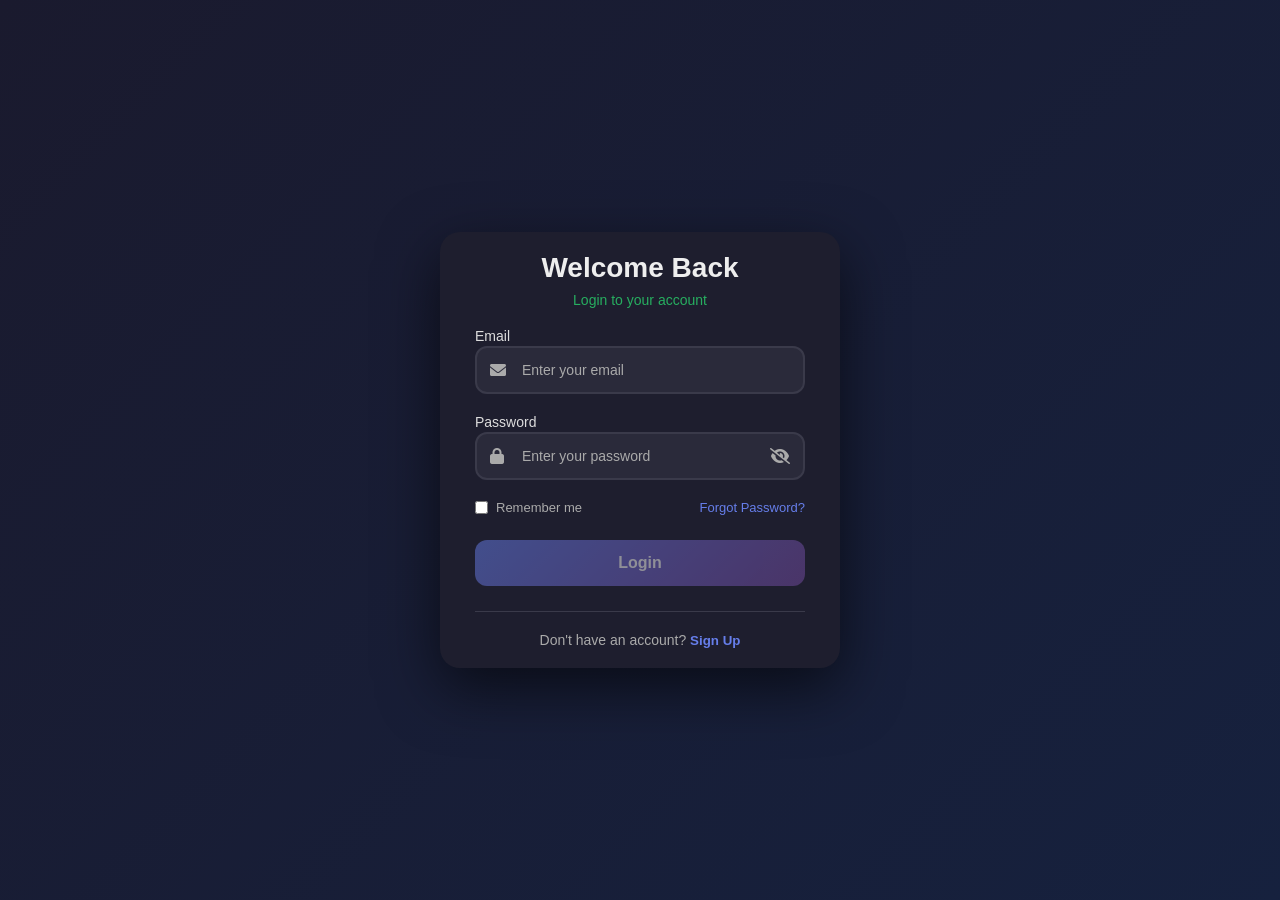
<file: Task 3 Responsive Login & Signup page/index.html>
<!DOCTYPE html>
<html lang="en">
<head>
    <meta charset="UTF-8">
    <meta name="viewport" content="width=device-width, initial-scale=1.0">
    <title>Document</title>
    <link rel="stylesheet" href="style.css">
    <link rel="stylesheet" href="https://cdnjs.cloudflare.com/ajax/libs/font-awesome/6.0.0/css/all.min.css">
</head>
<body>
    <div id="main-container">
        <div class="card" id="login-form">
            <h2>Welcome Back</h2>
            <p class="heading">Login to your account</p>
            
            <form id="login">
                <div class="input">
                    <label for="login-email">Email</label>
                    <div class="input-icon">
                        <i class="fas fa-envelope"></i>
                        <input type="email" id="login-email" name="email" placeholder="Enter your email" required>
                    </div>
                    <span class="error-message" id="login-email-error"></span>
                </div>

                <div class="input">
                    <label for="login-password">Password</label>
                    <div class="input-icon">
                        <i class="fas fa-lock"></i>
                        <input type="password" id="login-password" name="password" placeholder="Enter your password" required>
                        <i class="fas fa-eye-slash toggle-password" data-target="login-password"></i>
                    </div>
                    <span class="error-message" id="login-password-error"></span>
                </div>

                <div class="form-options">
                    <label class="remember-me">
                        <input type="checkbox" name="remember"> Remember me
                    </label>
                    <a href="#" class="forgot-password">Forgot Password?</a>
                </div>

                <button type="submit" class="submit-btn" disabled>Login</button>
            </form>

            <div class="toggle-container">
                <p>Don't have an account? <button type="button" class="toggle-btn" data-form="signup" id="signup-btn">Sign Up</button></p>
            </div>
        </div>
        <div class="card" id="signup-form" style="display: none;">
            <h2>Create Account</h2>
            <p class="heading">Join us today</p>
            
            <form id="signup">
                <div class="input">
                    <label for="signup-name">Full Name</label>
                    <div class="input-icon">
                        <i class="fas fa-user"></i>
                        <input type="text" id="signup-name" name="name" placeholder="Enter your full name" required>
                    </div>
                    <span class="error-message" id="signup-name-error"></span>
                </div>

                <div class="input">
                    <label for="signup-email">Email</label>
                    <div class="input-icon">
                        <i class="fas fa-envelope"></i>
                        <input type="email" id="signup-email" name="email" placeholder="Enter your email" required>
                    </div>
                    <span class="error-message" id="signup-email-error"></span>
                </div>

                <div class="input">
                    <label for="signup-password">Password</label>
                    <div class="input-icon">
                        <i class="fas fa-lock"></i>
                        <input type="password" id="signup-password" name="password" placeholder="Create a password" required>
                        <i class="fas fa-eye-slash toggle-password" data-target="signup-password"></i>
                    </div>
                    <span class="error-message" id="signup-password-error"></span>
                </div>

                <div class="input">
                    <label for="signup-confirm-password">Confirm Password</label>
                    <div class="input-icon">
                        <i class="fas fa-lock"></i>
                        <input type="password" id="signup-confirm-password" name="confirm-password" placeholder="Confirm your password" required>
                        <i class="fas fa-eye-slash toggle-password" data-target="signup-confirm-password"></i>
                    </div>
                    <span class="error-message" id="signup-confirm-error"></span>
                </div>

                <button type="submit" class="submit-btn" disabled>Sign Up</button>
            </form>

            <div class="toggle-container">
                <p>Already have an account? <button type="button" class="toggle-btn" data-form="login" id="login-btn">Login</button></p>
            </div>
        </div>
    </div>
    <script src="script.js"></script>
</body>
</html>
</file>
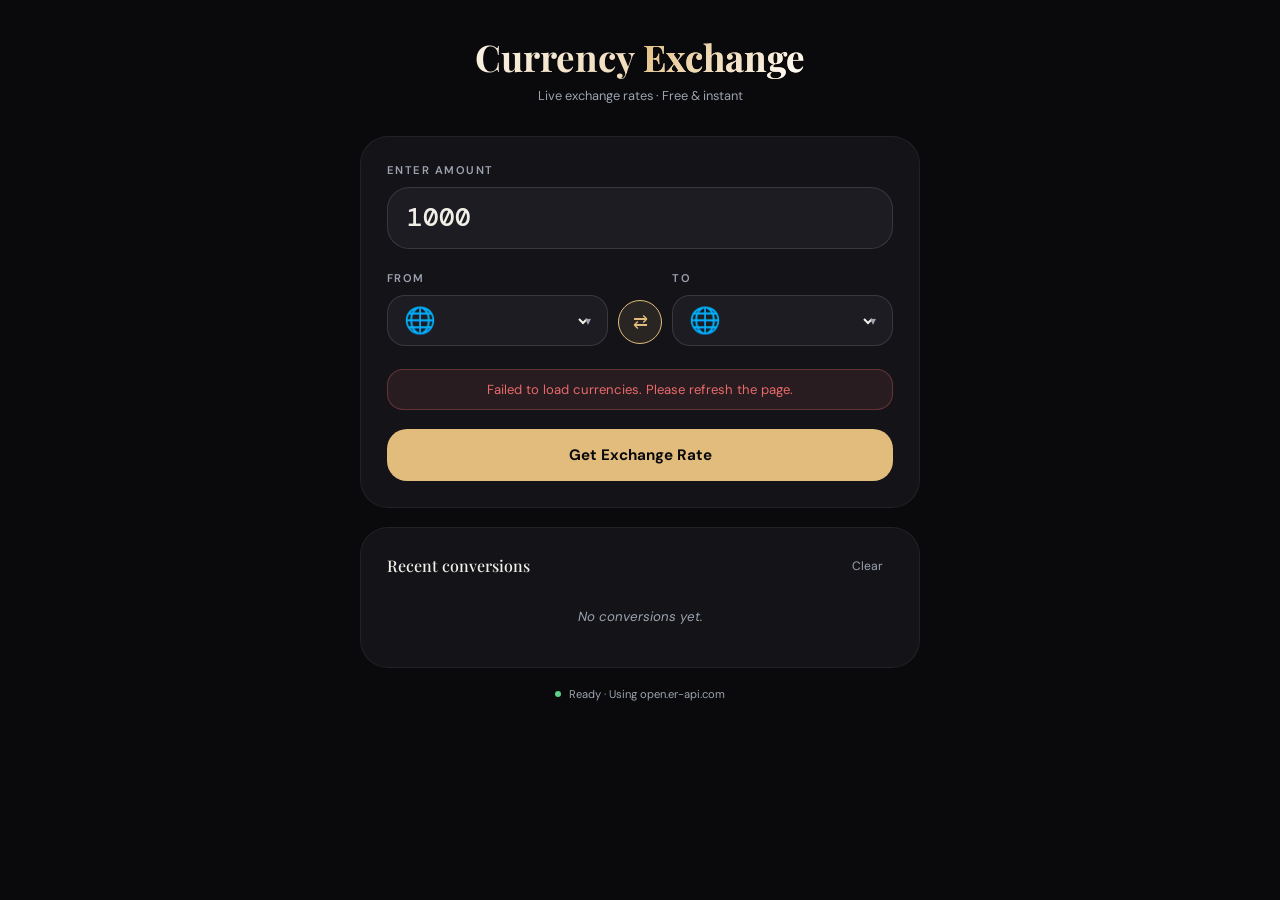
<file: Task 6 Currency Exchange/index.html>
<!DOCTYPE html>
<html lang="en">
<head>
<meta charset="UTF-8">
<meta name="viewport" content="width=device-width, initial-scale=1.0">
<title>Currency Converter | Live Exchange Rates</title>
<link href="https://fonts.googleapis.com/css2?family=DM+Mono:wght@400;500&family=Playfair+Display:wght@500;700&family=DM+Sans:wght@300;400;500;600&display=swap" rel="stylesheet">
<style>
  *, *::before, *::after {
  box-sizing: border-box;
  margin: 0;
  padding: 0;
}

:root {
  --bg: #0a0a0c;
  --surface: #141418;
  --surface2: #1c1c22;
  --border: rgba(255, 255, 255, 0.06);
  --border2: rgba(255, 255, 255, 0.12);
  --text: #f2efe9;
  --muted: #9ca3af;
  --accent: #e2bc7c;
  --accent-dim: rgba(226, 188, 124, 0.1);
  --green: #5fcf8a;
  --red: #e86a6a;
}

body {
  background: var(--bg);
  color: var(--text);
  font-family: 'DM Sans', sans-serif;
  padding: 2rem 1rem 3rem;
}

.app {
  max-width: 560px;
  margin: 0 auto;
}

/* Header */
.header {
  text-align: center;
  margin-bottom: 2rem;
}

.header h1 {
  font-family: 'Playfair Display', serif;
  font-size: 2.3rem;
  font-weight: 700;
  background: linear-gradient(135deg, #ffffff 0%, #e2bc7c 100%);
  background-clip: text;
  color: transparent;
}

.header p {
  color: var(--muted);
  font-size: 0.8rem;
  margin-top: 0.4rem;
}

/* Cards */
.card, .hist-card {
  background: var(--surface);
  border: 0.5px solid var(--border);
  border-radius: 28px;
  padding: 1.6rem;
  margin-bottom: 1.2rem;
}

.row-label {
  font-size: 0.7rem;
  font-weight: 600;
  text-transform: uppercase;
  letter-spacing: 1.5px;
  color: var(--muted);
  margin-bottom: 0.6rem;
}

/* Amount Input */
.amt-wrap {
  margin-bottom: 1.4rem;
}

input[type=number] {
  width: 100%;
  background: var(--surface2);
  border: 0.5px solid var(--border2);
  border-radius: 22px;
  color: var(--text);
  font-family: 'DM Mono', monospace;
  font-size: 1.6rem;
  font-weight: 500;
  padding: 0.85rem 1.2rem;
}

input[type=number]:focus {
  outline: none;
  border-color: var(--accent);
}

.input-error {
  border-color: var(--red) !important;
}

/* Currency Row */
.currency-row {
  display: flex;
  align-items: flex-end;
  gap: 10px;
  margin-bottom: 1.4rem;
}

.currency-col {
  flex: 1;
  min-width: 0;
}

.sel-box {
  display: flex;
  align-items: center;
  gap: 10px;
  background: var(--surface2);
  border: 0.5px solid var(--border2);
  border-radius: 18px;
  padding: 0.75rem 1rem;
}

.sel-box:focus-within {
  border-color: var(--accent);
}

.flag-badge {
  font-size: 1.6rem;
  line-height: 1;
  flex-shrink: 0;
}

.sel-inner {
  position: relative;
  flex: 1;
  min-width: 0;
}

select {
  width: 100%;
  background: #1c1c22;
  border: none;
  color: var(--text);
  font-family: 'DM Sans', sans-serif;
  font-size: 0.95rem;
  font-weight: 600;
  padding-right: 1.2rem;
  cursor: pointer;
}

select:focus {
  outline: none;
}

.arrow {
  position: absolute;
  right: 0;
  top: 50%;
  transform: translateY(-50%);
  color: var(--muted);
  font-size: 0.75rem;
  pointer-events: none;
}

/* Swap Button */
.swap-col {
  display: flex;
  align-items: flex-end;
  padding-bottom: 2px;
}

.swap-btn {
  width: 44px;
  height: 44px;
  border-radius: 50%;
  background: var(--accent-dim);
  border: 0.5px solid var(--accent);
  color: var(--accent);
  cursor: pointer;
  display: flex;
  align-items: center;
  justify-content: center;
  font-size: 1.1rem;
  flex-shrink: 0;
}

.swap-btn:hover {
  background: var(--accent-glow);
  transform: scale(1.05);
}

.swap-btn.spin {
  transform: rotate(180deg);
}

/* Result Box */
.result-box {
  background: linear-gradient(135deg, rgba(226,188,124,0.08), rgba(226,188,124,0.02));
  border: 0.5px solid rgba(226, 188, 124, 0.3);
  border-radius: 24px;
  padding: 1.2rem;
  margin-top: 1rem;
  text-align: center;
}

.result-amount {
  font-family: 'DM Mono', monospace;
  font-size: 1.7rem;
  font-weight: 700;
  color: var(--accent);
  letter-spacing: -0.5px;
  word-break: break-word;
}

.result-rate {
  font-family: 'DM Mono', monospace;
  font-size: 0.72rem;
  color: var(--muted);
  margin-top: 10px;
  border-top: 0.5px solid rgba(226, 188, 124, 0.2);
  padding-top: 10px;
}

/* Convert Button */
.convert-btn {
  width: 100%;
  background: var(--accent);
  border: none;
  border-radius: 20px;
  color: #0a0a0c;
  font-family: 'DM Sans', sans-serif;
  font-size: 0.95rem;
  font-weight: 700;
  padding: 1rem;
  cursor: pointer;
  margin-top: 1.2rem;
}

.convert-btn:hover {
  opacity: 0.88;
  transform: scale(0.98);
}

.convert-btn:disabled {
  opacity: 0.45;
  cursor: not-allowed;
}

/* Loading */
.loading {
  display: flex;
  align-items: center;
  justify-content: center;
  gap: 8px;
  color: var(--muted);
  font-size: 0.83rem;
  padding: 0.8rem 0;
}

.dot {
  width: 6px;
  height: 6px;
  border-radius: 50%;
  background: var(--accent);
  animation: pulse 1.2s ease-in-out infinite;
}

.dot:nth-child(2) {
  animation-delay: 0.2s;
}

.dot:nth-child(3) {
  animation-delay: 0.4s;
}

@keyframes pulse {
  0%, 80%, 100% {
    opacity: 0.2;
  }
  40% {
    opacity: 1;
  }
}

/* Error Message */
.error-msg {
  background: rgba(232, 106, 106, 0.1);
  border: 0.5px solid rgba(232, 106, 106, 0.3);
  border-radius: 16px;
  color: var(--red);
  font-size: 0.82rem;
  padding: 0.7rem 1rem;
  margin-top: 0.8rem;
  text-align: center;
}

/* History */
.hist-head {
  display: flex;
  align-items: center;
  justify-content: space-between;
  margin-bottom: 0.9rem;
}

.hist-title {
  font-family: 'Playfair Display', serif;
  font-size: 1rem;
  font-weight: 500;
}

.clear-btn {
  background: none;
  border: none;
  color: var(--muted);
  font-size: 0.76rem;
  cursor: pointer;
  font-family: 'DM Sans', sans-serif;
  padding: 4px 10px;
  border-radius: 8px;
}

.clear-btn:hover {
  color: var(--red);
  background: rgba(232, 106, 106, 0.1);
}

.hist-empty {
  color: var(--muted);
  font-size: 0.83rem;
  text-align: center;
  padding: 1rem 0;
  font-style: italic;
}

.hist-item {
  display: flex;
  justify-content: space-between;
  align-items: center;
  padding: 0.7rem 0;
  border-bottom: 0.5px solid var(--border);
}

.hist-item:last-child {
  border-bottom: none;
}

.hist-from {
  font-family: 'DM Mono', monospace;
  font-size: 0.85rem;
  color: var(--text);
}

.hist-time {
  font-size: 0.68rem;
  color: var(--muted);
  margin-top: 3px;
}

/* Status */
.status {
  display: flex;
  align-items: center;
  gap: 8px;
  font-size: 0.7rem;
  color: var(--muted);
  margin-top: 1.2rem;
  justify-content: center;
}

.status-dot {
  width: 6px;
  height: 6px;
  border-radius: 50%;
  flex-shrink: 0;
}

.dot-green {
  background: var(--green);
}

.dot-amber {
  background: var(--accent);
}

.dot-red {
  background: var(--red);
}

/* Simple Animations */
@keyframes fadeSlide {
  from {
    opacity: 0;
    transform: translateY(8px);
  }
  to {
    opacity: 1;
    transform: translateY(0);
  }
}

.result-box, .hist-item {
  animation: fadeSlide 0.25s ease-out;
}
</style>
</head>
<body>
<div class="app">
 
  <div class="header">
    <h1>Currency <span style="background:linear-gradient(135deg,#e2bc7c,#ffffff);background-clip:text;-webkit-background-clip:text;color:transparent">Exchange</span></h1>
    <p>Live exchange rates · Free & instant</p>
  </div>
 
  <div class="card">
 
    <!-- Amount -->
    <div class="row-label">Enter Amount</div>
    <div class="amt-wrap">
      <input type="number" id="amount" value="1000" step="any" placeholder="0.00"/>
    </div>
 
    <!-- From / Swap / To -->
    <div class="currency-row">
      <div class="currency-col">
        <div class="row-label">From</div>
        <div class="sel-box">
          <div class="flag-badge" id="fromFlag">🌐</div>
          <div class="sel-inner">
            <select id="fromSel" style="width:100%"></select>
            <span class="arrow">▾</span>
          </div>
        </div>
      </div>
 
      <div class="swap-col">
        <button class="swap-btn" id="swapBtn" aria-label="Swap currencies">⇄</button>
      </div>
 
      <div class="currency-col">
        <div class="row-label">To</div>
        <div class="sel-box">
          <div class="flag-badge" id="toFlag">🌐</div>
          <div class="sel-inner">
            <select id="toSel"></select>
            <span class="arrow">▾</span>
          </div>
        </div>
      </div>
    </div>
 
    <!-- Loading / Error / Result -->
    <div id="loadingEl" class="loading" style="display:none">
      <div class="dot"></div><div class="dot"></div><div class="dot"></div>
      <span>Fetching live rates...</span>
    </div>
    <div id="errorEl" class="error-msg" style="display:none"></div>
    <div id="resultEl" class="result-box" style="display:none">
    
    <div class="result-amount" id="resAmount">—</div>
    
    <div class="result-rate" id="resRate"></div>
    </div>
 
    <!-- Convert button -->
    <button class="convert-btn" id="convertBtn">Get Exchange Rate</button>
 
  </div>
  
  <!-- History -->
  <div class="hist-card">
    <div class="hist-head">
      <span class="hist-title">Recent conversions</span>
      <button class="clear-btn" id="clearBtn">Clear</button>
    </div>
    <div id="histList"><p class="hist-empty">No conversions yet.</p></div>
  </div>
 
  <div class="status">
    <span class="status-dot dot-green" id="statusDot"></span>
    <span id="statusTxt">Ready · Using open.er-api.com</span>
  </div>
 
</div>

<Script>
// Country code 
const countryCodeMap = {
  "USD": "US", "EUR": "FR", "GBP": "GB", "JPY": "JP", "PKR": "PK",
  "AED": "AE", "AFN": "AF", "ALL": "AL", "AMD": "AM", "ANG": "AN",
  "AOA": "AO", "ARS": "AR", "AUD": "AU", "AWG": "AW", "AZN": "AZ",
  "BAM": "BA", "BBD": "BB", "BDT": "BD", "BGN": "BG", "BHD": "BH",
  "BIF": "BI", "BMD": "BM", "BND": "BN", "BOB": "BO", "BRL": "BR",
  "BSD": "BS", "BWP": "BW", "BZD": "BZ", "CAD": "CA", "CDF": "CD",
  "CHF": "CH", "CLP": "CL", "CNY": "CN", "COP": "CO", "CRC": "CR",
  "CUC": "CU", "CUP": "CU", "CVE": "CV", "CZK": "CZ", "DJF": "DJ",
  "DKK": "DK", "DOP": "DO", "DZD": "DZ", "EGP": "EG", "ERN": "ER",
  "ETB": "ET", "FJD": "FJ", "FKP": "FK", "GEL": "GE", "GHS": "GH",
  "GIP": "GI", "GMD": "GM", "GNF": "GN", "GTQ": "GT", "GYD": "GY",
  "HKD": "HK", "HNL": "HN", "HRK": "HR", "HTG": "HT", "HUF": "HU",
  "IDR": "ID", "ILS": "IL", "INR": "IN", "IQD": "IQ", "IRR": "IR",
  "ISK": "IS", "JMD": "JM", "JOD": "JO", "KES": "KE", "KGS": "KG",
  "KHR": "KH", "KMF": "KM", "KPW": "KP", "KRW": "KR", "KWD": "KW",
  "KYD": "KY", "KZT": "KZ", "LAK": "LA", "LBP": "LB", "LKR": "LK",
  "LRD": "LR", "LSL": "LS", "LYD": "LY", "MAD": "MA", "MDL": "MD",
  "MGA": "MG", "MKD": "MK", "MMK": "MM", "MNT": "MN", "MOP": "MO",
  "MUR": "MU", "MVR": "MV", "MWK": "MW", "MXN": "MX", "MYR": "MY",
  "MZN": "MZ", "NAD": "NA", "NGN": "NG", "NIO": "NI", "NOK": "NO",
  "NPR": "NP", "NZD": "NZ", "OMR": "OM", "PAB": "PA", "PEN": "PE",
  "PGK": "PG", "PHP": "PH", "PLN": "PL", "PYG": "PY", "QAR": "QA",
  "RON": "RO", "RSD": "RS", "RUB": "RU", "RWF": "RW", "SAR": "SA",
  "SBD": "SB", "SCR": "SC", "SDG": "SD", "SEK": "SE", "SGD": "SG",
  "SHP": "SH", "SLL": "SL", "SOS": "SO", "SRD": "SR", "STD": "ST",
  "SVC": "SV", "SYP": "SY", "SZL": "SZ", "THB": "TH", "TJS": "TJ",
  "TMT": "TM", "TND": "TN", "TOP": "TO", "TRY": "TR", "TTD": "TT",
  "TWD": "TW", "TZS": "TZ", "UAH": "UA", "UGX": "UG", "UYU": "UY",
  "UZS": "UZ", "VEF": "VE", "VND": "VN", "VUV": "VU", "WST": "WS",
  "XAF": "CM", "XCD": "AG", "XOF": "SN", "XPF": "PF", "YER": "YE",
  "ZAR": "ZA", "ZMW": "ZM", "ZWD": "ZW"
};

const currencyNames = {
  "USD": "US Dollar", "EUR": "Euro", "GBP": "British Pound", "JPY": "Japanese Yen",
  "PKR": "Pakistani Rupee", "AED": "UAE Dirham", "AFN": "Afghan Afghani",
  "ALL": "Albanian Lek", "AMD": "Armenian Dram", "ANG": "Netherlands Antillean Guilder",
  "AOA": "Angolan Kwanza", "ARS": "Argentine Peso", "AUD": "Australian Dollar",
  "AWG": "Aruban Florin", "AZN": "Azerbaijani Manat", "BAM": "Bosnia-Herzegovina Convertible Mark",
  "BBD": "Barbadian Dollar", "BDT": "Bangladeshi Taka", "BGN": "Bulgarian Lev",
  "BHD": "Bahraini Dinar", "BIF": "Burundian Franc", "BMD": "Bermudian Dollar",
  "BND": "Brunei Dollar", "BOB": "Bolivian Boliviano", "BRL": "Brazilian Real",
  "BSD": "Bahamian Dollar", "BWP": "Botswanan Pula", "BZD": "Belize Dollar",
  "CAD": "Canadian Dollar", "CDF": "Congolese Franc", "CHF": "Swiss Franc",
  "CLP": "Chilean Peso", "CNY": "Chinese Yuan", "COP": "Colombian Peso",
  "CRC": "Costa Rican Colón", "CUC": "Cuban Convertible Peso", "CUP": "Cuban Peso",
  "CVE": "Cape Verdean Escudo", "CZK": "Czech Koruna", "DJF": "Djiboutian Franc",
  "DKK": "Danish Krone", "DOP": "Dominican Peso", "DZD": "Algerian Dinar",
  "EGP": "Egyptian Pound", "ERN": "Eritrean Nakfa", "ETB": "Ethiopian Birr",
  "FJD": "Fijian Dollar", "FKP": "Falkland Islands Pound", "GEL": "Georgian Lari",
  "GHS": "Ghanaian Cedi", "GIP": "Gibraltar Pound", "GMD": "Gambian Dalasi",
  "GNF": "Guinean Franc", "GTQ": "Guatemalan Quetzal", "GYD": "Guyanese Dollar",
  "HKD": "Hong Kong Dollar", "HNL": "Honduran Lempira", "HRK": "Croatian Kuna",
  "HTG": "Haitian Gourde", "HUF": "Hungarian Forint", "IDR": "Indonesian Rupiah",
  "ILS": "Israeli New Shekel", "INR": "Indian Rupee", "IQD": "Iraqi Dinar",
  "IRR": "Iranian Rial", "ISK": "Icelandic Króna", "JMD": "Jamaican Dollar",
  "JOD": "Jordanian Dinar", "KES": "Kenyan Shilling", "KGS": "Kyrgystani Som",
  "KHR": "Cambodian Riel", "KMF": "Comorian Franc", "KPW": "North Korean Won",
  "KRW": "South Korean Won", "KWD": "Kuwaiti Dinar", "KYD": "Cayman Islands Dollar",
  "KZT": "Kazakhstani Tenge", "LAK": "Lao Kip", "LBP": "Lebanese Pound",
  "LKR": "Sri Lankan Rupee", "LRD": "Liberian Dollar", "LSL": "Lesotho Loti",
  "LYD": "Libyan Dinar", "MAD": "Moroccan Dirham", "MDL": "Moldovan Leu",
  "MGA": "Malagasy Ariary", "MKD": "Macedonian Denar", "MMK": "Myanmar Kyat",
  "MNT": "Mongolian Tögrög", "MOP": "Macanese Pataca", "MUR": "Mauritian Rupee",
  "MVR": "Maldivian Rufiyaa", "MWK": "Malawian Kwacha", "MXN": "Mexican Peso",
  "MYR": "Malaysian Ringgit", "MZN": "Mozambican Metical", "NAD": "Namibian Dollar",
  "NGN": "Nigerian Naira", "NIO": "Nicaraguan Córdoba", "NOK": "Norwegian Krone",
  "NPR": "Nepalese Rupee", "NZD": "New Zealand Dollar", "OMR": "Omani Rial",
  "PAB": "Panamanian Balboa", "PEN": "Peruvian Sol", "PGK": "Papua New Guinean Kina",
  "PHP": "Philippine Peso", "PLN": "Polish Złoty", "PYG": "Paraguayan Guaraní",
  "QAR": "Qatari Riyal", "RON": "Romanian Leu", "RSD": "Serbian Dinar",
  "RUB": "Russian Ruble", "RWF": "Rwandan Franc", "SAR": "Saudi Riyal",
  "SBD": "Solomon Islands Dollar", "SCR": "Seychellois Rupee", "SDG": "Sudanese Pound",
  "SEK": "Swedish Krona", "SGD": "Singapore Dollar", "SHP": "St. Helena Pound",
  "SLL": "Sierra Leonean Leone", "SOS": "Somali Shilling", "SRD": "Surinamese Dollar",
  "STD": "São Tomé & Príncipe Dobra", "SVC": "Salvadoran Colón", "SYP": "Syrian Pound",
  "SZL": "Swazi Lilangeni", "THB": "Thai Baht", "TJS": "Tajikistani Somoni",
  "TMT": "Turkmenistani Manat", "TND": "Tunisian Dinar", "TOP": "Tongan Paʻanga",
  "TRY": "Turkish Lira", "TTD": "Trinidad & Tobago Dollar", "TWD": "New Taiwan Dollar",
  "TZS": "Tanzanian Shilling", "UAH": "Ukrainian Hryvnia", "UGX": "Ugandan Shilling",
  "UYU": "Uruguayan Peso", "UZS": "Uzbekistani Som", "VEF": "Venezuelan Bolívar",
  "VND": "Vietnamese Đồng", "VUV": "Vanuatu Vatu", "WST": "Samoan Tālā",
  "XAF": "Central African CFA Franc", "XCD": "East Caribbean Dollar",
  "XOF": "West African CFA Franc", "XPF": "CFP Franc", "YER": "Yemeni Rial",
  "ZAR": "South African Rand", "ZMW": "Zambian Kwacha", "ZWD": "Zimbabwean Dollar"
};

// API configuration
const API_URL = "https://open.er-api.com/v6/latest/USD";
let currentRates = null;
let lastFetchTime = 0;
const CACHE_DURATION = 5 * 60 * 1000;
let history = [];
let chart = null;

// DOM elements
const fromSelect = document.getElementById("fromSel");
const toSelect = document.getElementById("toSel");
const amountInput = document.getElementById("amount");
const convertBtn = document.getElementById("convertBtn");
const swapBtn = document.getElementById("swapBtn");
const clearBtn = document.getElementById("clearBtn");
const fromFlag = document.getElementById("fromFlag");
const toFlag = document.getElementById("toFlag");
const loadingEl = document.getElementById("loadingEl");
const errorEl = document.getElementById("errorEl");
const resultEl = document.getElementById("resultEl");
const resAmount = document.getElementById("resAmount");
const resRate = document.getElementById("resRate");
const histList = document.getElementById("histList");
const statusTxt = document.getElementById("statusTxt");
const statusDot = document.getElementById("statusDot");

// Function to get flag image URL from flagsapi.com
function getFlagUrl(currencyCode) {
  const countryCode = countryCodeMap[currencyCode] || "UN";
  return `https://flagsapi.com/${countryCode}/flat/64.png`;
}

// Update flag images
function updateFlags() {
  const fromCurrency = fromSelect.value;
  const toCurrency = toSelect.value;
  
  fromFlag.innerHTML = `<img src="${getFlagUrl(fromCurrency)}" alt="${fromCurrency}" style="width: 32px; height: 32px; object-fit: cover; border-radius: 4px;">`;
  toFlag.innerHTML = `<img src="${getFlagUrl(toCurrency)}" alt="${toCurrency}" style="width: 32px; height: 32px; object-fit: cover; border-radius: 4px;">`;
}

// Fetch exchange rates
async function fetchAllRates() {
  const now = Date.now();
  if (currentRates && (now - lastFetchTime) < CACHE_DURATION) return currentRates;
  
  try {
    const response = await fetch(API_URL);
    if (!response.ok) throw new Error(`API Error: ${response.status}`);
    const data = await response.json();
    currentRates = data.rates;
    lastFetchTime = now;
    statusTxt.textContent = `Ready · Updated ${new Date().toLocaleTimeString()}`;
    statusDot.className = "status-dot dot-green";
    return currentRates;
  } catch (error) {
    throw new Error("Failed to fetch exchange rates");
  }
}

// Get exchange rate between two currencies
async function getExchangeRate(from, to) {
  if (from === to) return 1;
  const rates = await fetchAllRates();
  const fromRate = rates[from];
  const toRate = rates[to];
  if (!fromRate || !toRate) throw new Error(`Currency not supported`);
  return toRate / fromRate;
}

// Initialize dropdowns with flags and currency names
async function initDropdowns() {
  try {
    const rates = await fetchAllRates();
    const currencies = Object.keys(rates).sort();
    fromSelect.innerHTML = '';
    toSelect.innerHTML = '';
    
    currencies.forEach(currency => {
      const currencyName = currencyNames[currency] || currency;
      const flagUrl = getFlagUrl(currency);
      const displayText = `${currency} - ${currencyName}`;
      
      const fromOption = document.createElement('option');
      fromOption.value = currency;
      fromOption.textContent = displayText;
      fromOption.setAttribute('data-flag', flagUrl);
      if (currency === "PKR") fromOption.selected = true;
      fromSelect.appendChild(fromOption);
      
      const toOption = document.createElement('option');
      toOption.value = currency;
      toOption.textContent = displayText;
      toOption.setAttribute('data-flag', flagUrl);
      if (currency === "USD") toOption.selected = true;
      toSelect.appendChild(toOption);
    });
    
    updateFlags();
    loadHistory();
    setTimeout(() => convert(), 500);
  } catch (error) {
    errorEl.textContent = "Failed to load currencies. Please refresh the page.";
    errorEl.style.display = "block";
  }
}

// Perform conversion
async function convert() {
  const from = fromSelect.value;
  const to = toSelect.value;
  const amount = parseFloat(amountInput.value);
  
  errorEl.style.display = "none";
  resultEl.style.display = "none";
  amountInput.classList.remove("input-error");
  
  if (isNaN(amount) || amount <= 0) {
    amountInput.classList.add("input-error");
    errorEl.textContent = "Please enter a valid amount greater than 0";
    errorEl.style.display = "block";
    return;
  }
  
  loadingEl.style.display = "flex";
  convertBtn.disabled = true;
  statusTxt.textContent = "Converting...";
  statusDot.className = "status-dot dot-amber";
  
  try {
    const rate = await getExchangeRate(from, to);
    const converted = amount * rate;
    displayResult(amount, from, converted, to, rate);
    addToHistory(from, to, amount, converted);
    statusTxt.textContent = `Updated ${new Date().toLocaleTimeString()}`;
    statusDot.className = "status-dot dot-green";
  } catch (error) {
    errorEl.textContent = error.message || "Failed to convert. Please try again.";
    errorEl.style.display = "block";
    statusTxt.textContent = "Conversion failed";
    statusDot.className = "status-dot dot-red";
  } finally {
    loadingEl.style.display = "none";
    convertBtn.disabled = false;
  }
}

// Display conversion result
function displayResult(amount, from, converted, to, rate) {
  resAmount.textContent = `${amount.toFixed(2)} ${from} = ${converted.toFixed(2)} ${to}`;
  resRate.textContent = `1 ${from} = ${rate.toFixed(6)} ${to}  ·  1 ${to} = ${(1/rate).toFixed(6)} ${from}`;
  resultEl.style.display = "block";
}

// Add conversion to history
function addToHistory(from, to, amount, result) {
  history.unshift({
    from, to,
    amount: amount.toFixed(2),
    result: result.toFixed(4),
    time: new Date().toLocaleTimeString(),
    date: new Date().toLocaleDateString()
  });
  if (history.length > 10) history.pop();
  localStorage.setItem('currency_history', JSON.stringify(history));
  renderHistory();
}

// Load history from localStorage
function loadHistory() {
  const saved = localStorage.getItem('currency_history');
  if (saved) {
    try {
      history = JSON.parse(saved);
      renderHistory();
    } catch(e) {}
  }
}

// Render history list
function renderHistory() {
  if (history.length === 0) {
    histList.innerHTML = '<p class="hist-empty">No conversions yet.</p>';
    return;
  }
  
  histList.innerHTML = history.map(item => `
    <div class="hist-item">
      <div>
        <div class="hist-from">${item.amount} ${item.from} → ${item.result} ${item.to}</div>
        <div class="hist-time">${item.date} ${item.time}</div>
      </div>
    </div>
  `).join('');
}

// Clear history
function clearHistoryHandler() {
  history = [];
  localStorage.removeItem('currency_history');
  renderHistory();
  statusTxt.textContent = "History cleared";
  setTimeout(() => {
    statusTxt.textContent = "Ready · Using open.er-api.com";
  }, 2000);
}

// Swap currencies
function swapCurrencies() {
  const temp = fromSelect.value;
  fromSelect.value = toSelect.value;
  toSelect.value = temp;
  updateFlags();
  swapBtn.classList.add('spin');
  setTimeout(() => swapBtn.classList.remove('spin'), 300);
  convert();
}

// Save preferences
function savePreferences() {
  localStorage.setItem('currency_preferences', JSON.stringify({
    from: fromSelect.value,
    to: toSelect.value
  }));
}

// Load preferences
function loadPreferences() {
  const saved = localStorage.getItem('currency_preferences');
  if (saved) {
    try {
      const p = JSON.parse(saved);
      if (p.from) fromSelect.value = p.from;
      if (p.to) toSelect.value = p.to;
      updateFlags();
    } catch(e) {}
  }
}

// Event listeners
fromSelect.addEventListener("change", () => {
  updateFlags();
  savePreferences();
  convert();
});

toSelect.addEventListener("change", () => {
  updateFlags();
  savePreferences();
  convert();
});

amountInput.addEventListener("input", () => {
  if (amountInput.value && parseFloat(amountInput.value) > 0) convert();
});

amountInput.addEventListener("keypress", (e) => {
  if (e.key === "Enter") convert();
});

convertBtn.addEventListener("click", convert);
swapBtn.addEventListener("click", swapCurrencies);
clearBtn.addEventListener("click", clearHistoryHandler);

// Initialize the app
async function init() {
  loadPreferences();
  await initDropdowns();
}

// Start the app
init();
</Script>


</body>
</html>
</file>
<file: Task 3 Responsive Login & Signup page/style.css>
* {
  margin: 0;
  padding: 0;
  box-sizing: border-box;
}

body {
  font-family: 'Segoe UI', Tahoma, Geneva, Verdana, sans-serif;
  background: linear-gradient(135deg, #1a1a2e 0%, #16213e 100%);
  min-height: 100vh;
  display: flex;
  justify-content: center;
  align-items: center;
  padding: 20px;
}

#main-container {
  width: 100%;
  display: flex;
  justify-content: center;
  align-items: center;
}

.card {
  background: #1e1e2e;
  border-radius: 20px;
  padding: 20px 35px;
  width: 100%;
  max-width: 400px;
  box-shadow: 0 20px 60px rgba(0, 0, 0, 0.6);
  transition: transform 0.3s ease, box-shadow 0.3s ease;
  animation: fadeIn 0.5s ease;
}

.card:hover {
  transform: translateY(-5px);
  box-shadow: 0 25px 70px rgba(0, 0, 0, 0.7);
}

h2 {
  font-size: 28px;
  color: #eee;
  margin-bottom: 8px;
  text-align: center;
}

.heading {
  text-align: center;
  color: #27AE60;
  font-size: 14px;
  margin-bottom: 20px;
}

.input label {
  display: block;
  margin-bottom: 2px;
  font-size: 14px;
  font-weight: 500;
  color: #ddd;
}

.input-icon {
  position: relative;
  display: flex;
  align-items: center;
}

.input-icon i:first-child {
  position: absolute;
  left: 15px;
  color: #aaa;
  font-size: 16px;
}

.input-icon input {
  width: 100%;
  padding: 14px 45px 14px 45px;
  border: 2px solid #3a3a4a;
  border-radius: 12px;
  font-size: 14px;
  background: #2a2a3a;
  color: #eee;
  transition: all 0.3s ease;
  outline: none;
}

.input-icon input::placeholder {
  color: #aaa;
}

.input-icon input:hover {
  border-color: #666;
}

.input-icon input:focus {
  transform: scale(1.01);
  border-color: #667eea;
}

.toggle-password {
  position: absolute;
  right: 15px;
  cursor: pointer;
  color: #aaa;
  font-size: 16px;
  transition: color 0.3s ease;
  z-index: 1;
}

.toggle-password:hover {
  color: #667eea;
}

.error-message {
  display: block;
  color: #e74c3c;
  font-size: 12px;
  min-height: 20px;
}

.form-options {
  display: flex;
  justify-content: space-between;
  align-items: center;
  margin-bottom: 25px;
  font-size: 13px;
  color: #aaa;
}

.remember-me {
  display: flex;
  align-items: center;
  gap: 8px;
  cursor: pointer;
  color: #aaa;
}

.forgot-password {
  color: #667eea;
  text-decoration: none;
}

.forgot-password:hover {
  color: #764ba2;
  text-decoration: underline;
}

.submit-btn {
  width: 100%;
  padding: 14px;
  background: linear-gradient(135deg, #667eea 0%, #764ba2 100%);
  color: white;
  border: none;
  border-radius: 12px;
  font-size: 16px;
  font-weight: 600;
  cursor: pointer;
  transition: all 0.3s ease;
  margin-bottom: 25px;
}

.submit-btn:hover:not(:disabled) {
  transform: translateY(-2px);
  box-shadow: 0 5px 15px rgba(0, 114, 255, 0.4);
}

.submit-btn:disabled {
  opacity: 0.5;
  cursor: not-allowed;
}

.toggle-container {
  text-align: center;
  padding-top: 20px;
  border-top: 1px solid #3a3a4a;
}

.toggle-container p {
  color: #aaa;
  font-size: 14px;
}

.toggle-btn {
  background: none;
  border: none;
  color: #667eea;
  font-weight: 600;
  cursor: pointer;
}

.toggle-btn:hover {
  color: #764ba2;
  text-decoration: underline;
}

@keyframes fadeIn {
  from {
    opacity: 0;
    transform: translateY(20px);
  }
  to {
    opacity: 1;
    transform: translateY(0);
  }
}

.submit-btn.loading {
  position: relative;
  pointer-events: none;
}

.submit-btn.loading::after {
  content: "";
  position: absolute;
  width: 18px;
  height: 18px;
  top: 50%;
  right: 20px;
  margin-top: -9px;
  border: 2px solid white;
  border-top-color: transparent;
  border-radius: 50%;
  animation: spin 0.6s linear infinite;
}

@keyframes spin {
  to {
    transform: rotate(360deg);
  }
}

@media (max-width: 768px) {
  .card {
    padding: 30px 25px;
    max-width: 400px;
  }

  h2 {
    font-size: 24px;
  }

  .input-icon input {
    padding: 12px 40px 12px 40px;
    font-size: 16px; 
  }

  .submit-btn {
    padding: 12px;
    font-size: 15px;
  }

  .form-options {
    font-size: 12px;
  }
}

@media (max-width: 480px) {
  body {
    padding: 15px;
  }

  .card {
    padding: 25px 20px;
    border-radius: 16px;
  }

  h2 {
    font-size: 22px;
  }

  .subtitle {
    font-size: 13px;
    margin-bottom: 25px;
  }

  .input-group {
    margin-bottom: 15px;
  }

  .input-icon input {
    padding: 11px 38px 11px 38px;
  }

  .form-options {
    flex-direction: column;
    gap: 12px;
    align-items: flex-start;
  }

  .submit-btn {
    padding: 11px;
  }

  .toggle-container p {
    font-size: 13px;
  }

  .toggle-btn {
    font-size: 13px;
  }
}

@media (max-width: 360px) {
  .card {
    padding: 20px 15px;
  }

  h2 {
    font-size: 20px;
  }

  .input-icon input {
    padding: 10px 35px 10px 35px;
  }

  .input-icon i:first-child {
    font-size: 14px;
    left: 12px;
  }

  .toggle-password {
    font-size: 14px;
    right: 12px;
  }
}
</file>
